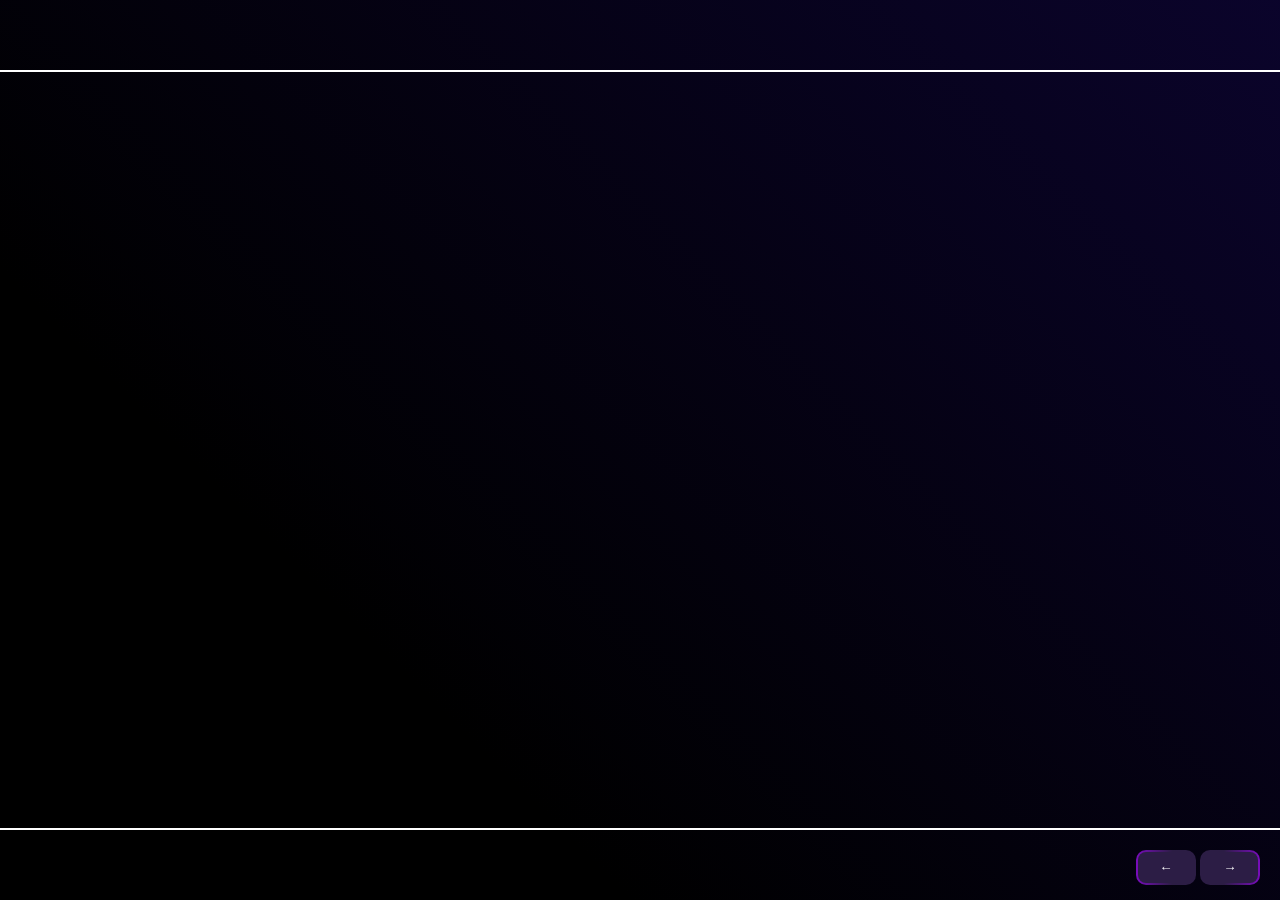
<file: base.html>
<!DOCTYPE html>
<html lang="en">
<head>
    <meta charset="UTF-8">
    <meta name="viewport" content="width=device-width, initial-scale=1.0">
    <link rel="stylesheet" href="base.css">
    <title>Base</title>
</head>
<body>
    <div id="content">
        
    </div>


    <footer class="botaos">
            <button id="esquerda">←</button>
            <button id="direita">→</button>
    </footer>

    <script src="base.js"></script>
</body>
</html>
</file>
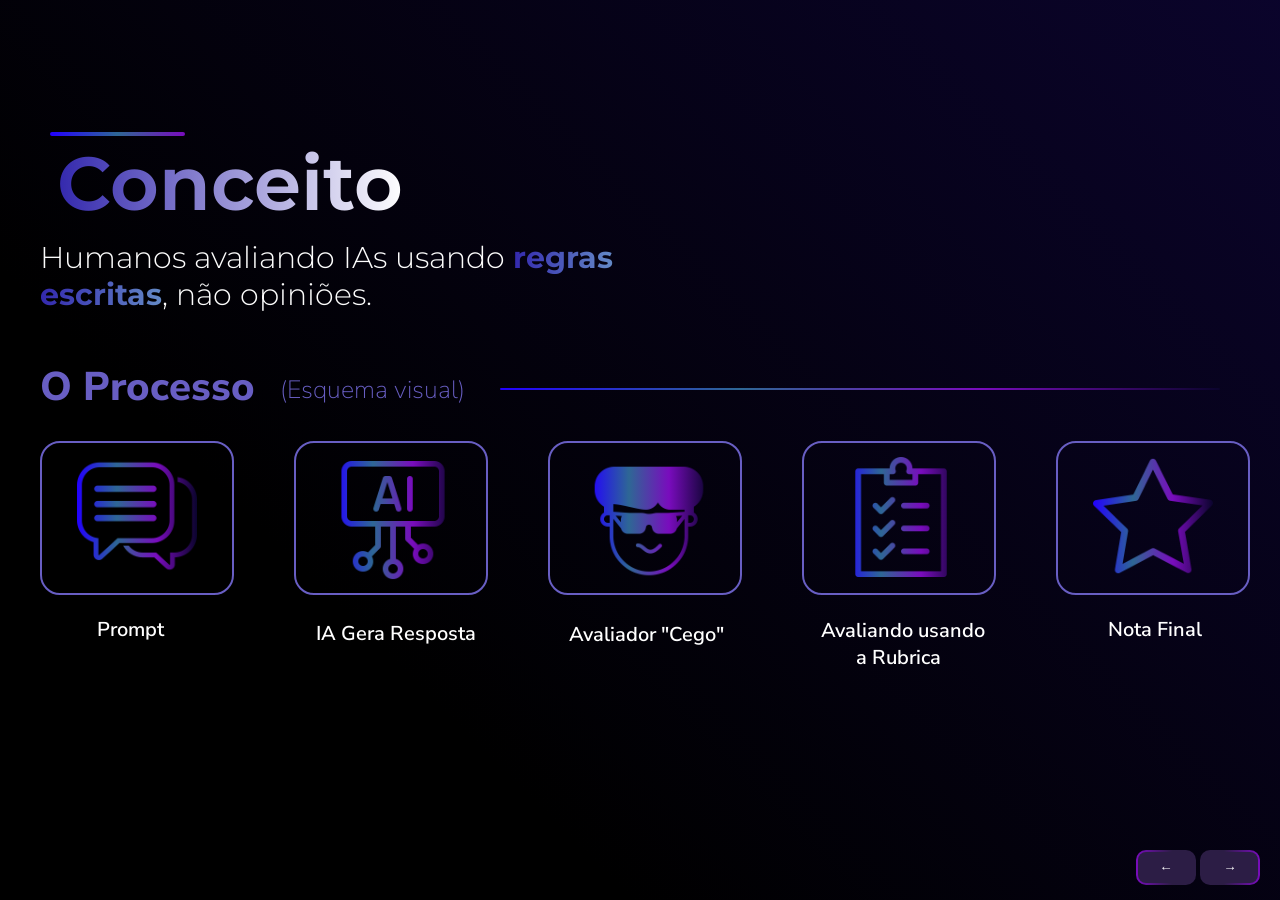
<file: slide2.html>
<!DOCTYPE html>
<html lang="en">
<head>
    <meta charset="UTF-8">
    <meta name="viewport" content="width=device-width, initial-scale=1.0">
    <link rel="stylesheet" href="slide2.css">
    <title>Slide 2</title>
</head>
<body>
    <div id="content">
        <div id="top">

            <div id="linha1"></div>
            <h1 id="conceito">Conceito</h1>
            <p id="textin">Humanos avaliando IAs usando <span class="palavras">regras</span><br><span class="palavras">escritas</span>, não opiniões.</p>

        </div>

        <div id="meio"> 
            <h1>O Processo</h1>
            <p>(Esquema visual)</p>
            <div id="linha2"></div>
        </div>

        <div id="low">

            <div class="item" id="div1">
                <div class="icon" style="--icon: url('img/texto.png')"></div>
                <p id="ex1">Prompt</p>
            </div>

            <div class="item" id="div2">
                <div class="icon" style="--icon: url('img/IA.png')" id="ia"></div>
                <p id="ex2">IA Gera Resposta</p>
            </div>

            <div class="item" id="div3">
                <div class="icon" style="--icon: url('img/user.png')" id="ceguin"></div>
                <p id="ex3">Avaliador "Cego"</p>
            </div>

            <div class="item" id="div4">
                <div class="icon" style="--icon: url('img/prancheta.png')" id="pranxota"></div>
                <p id="ex4">Avaliando usando <br>&nbsp;&nbsp;&nbsp;&nbsp;&nbsp;&nbsp;&nbsp;a Rubrica</p>
            </div>

            <div class="item" id="div5">
                <div class="icon" style="--icon: url('img/estrela.png')"></div>
                <p id="ex5">Nota Final</p>
            </div>

        </div>

    </div>


    <footer class="botaos">
            <button id="esquerda">←</button>
            <button id="direita">→</button>
    </footer>

    <script src="slide2.js"></script>
</body>
</html>
</file>
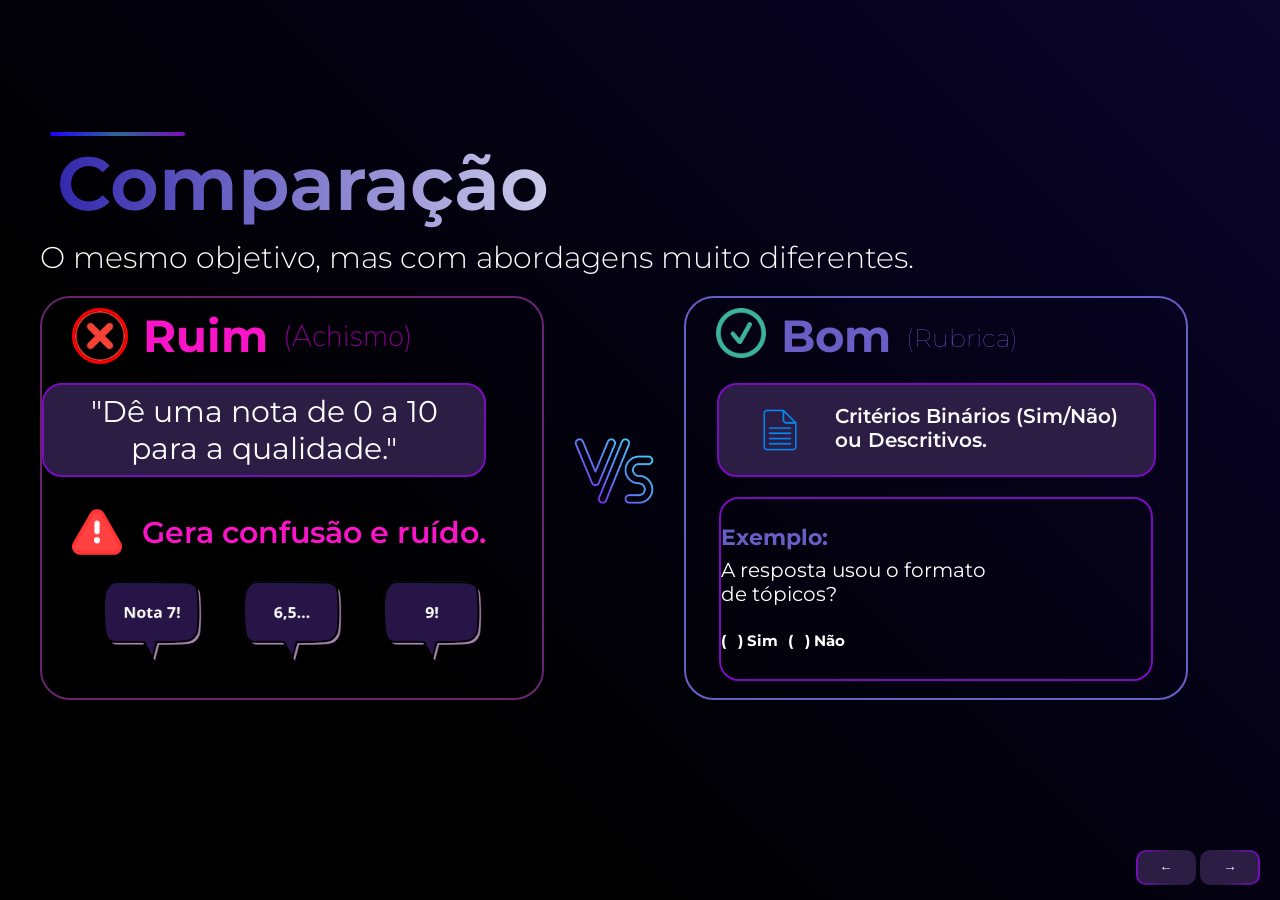
<file: slide3.html>
<!DOCTYPE html>
<html lang="en">
<head>
    <meta charset="UTF-8">
    <meta name="viewport" content="width=device-width, initial-scale=1.0">
    <link rel="stylesheet" href="slide3.css">
    <title>Slide 3</title>
</head>
<body>
    <div id="content">
        <div id="top">

            <div id="linha1"></div>
            <h1 id="comparacao">Comparação</h1>
            <p id="textin">O mesmo objetivo, mas com abordagens muito diferentes.</p>

        </div>

        <div id="meio">
            <div id="left">
                <div id="left-top">
                    <img src="img/X.png" alt="" class="x">
                    <h1>Ruim</h1>
                    <p>(Achismo)</p>
                </div>
                <div id="left-meio">
                    <p>"Dê uma nota de 0 a 10 <br>para a qualidade."</p>
                </div>
                <div id="left-low">
                    <div id="left-low-top">
                        <img src="img/danger.png" alt="">
                        <p>Gera confusão e ruído.</p>
                    </div>
                    
                    <div class="notas">
                        <img src="img/nota-7.png" alt="" class="nota">
                        <img src="img/nota-65.png" alt="" class="nota">
                        <img src="img/nota-9.png" alt="" class="nota">
                    </div>
                </div>
            </div>

            <img src="img/vs.png" alt="" class="vs">

            <div id="right">
                <div class="right-top">
                    <img src="img/V.png" alt="" class="check">
                    <h1>Bom</h1>
                    <p>(Rubrica)</p>
                </div>

                <div class="right-meio">
                    <img src="img/folha.png" alt="" class="folha">    
                    <p>Critérios Binários (Sim/Não) <br>ou Descritivos.</p>
                </div>

                <div class="right-low">
                    <p class="ex">Exemplo:</p>
                    <p class="pergunta">A resposta usou o formato <br>de tópicos?</p>
                    <div class="sn">
                        <p><b>(&nbsp;&nbsp;&nbsp;) Sim</b></p>
                        <p><b>(&nbsp;&nbsp;&nbsp;) Não</b></p>
                    </div>
                    
                </div>
            </div>
        </div>

    </div>


    <footer class="botaos">
            <button id="esquerda">←</button>
            <button id="direita">→</button>
    </footer>

    <script src="slide3.js"></script>
</body>
</html>
</file>
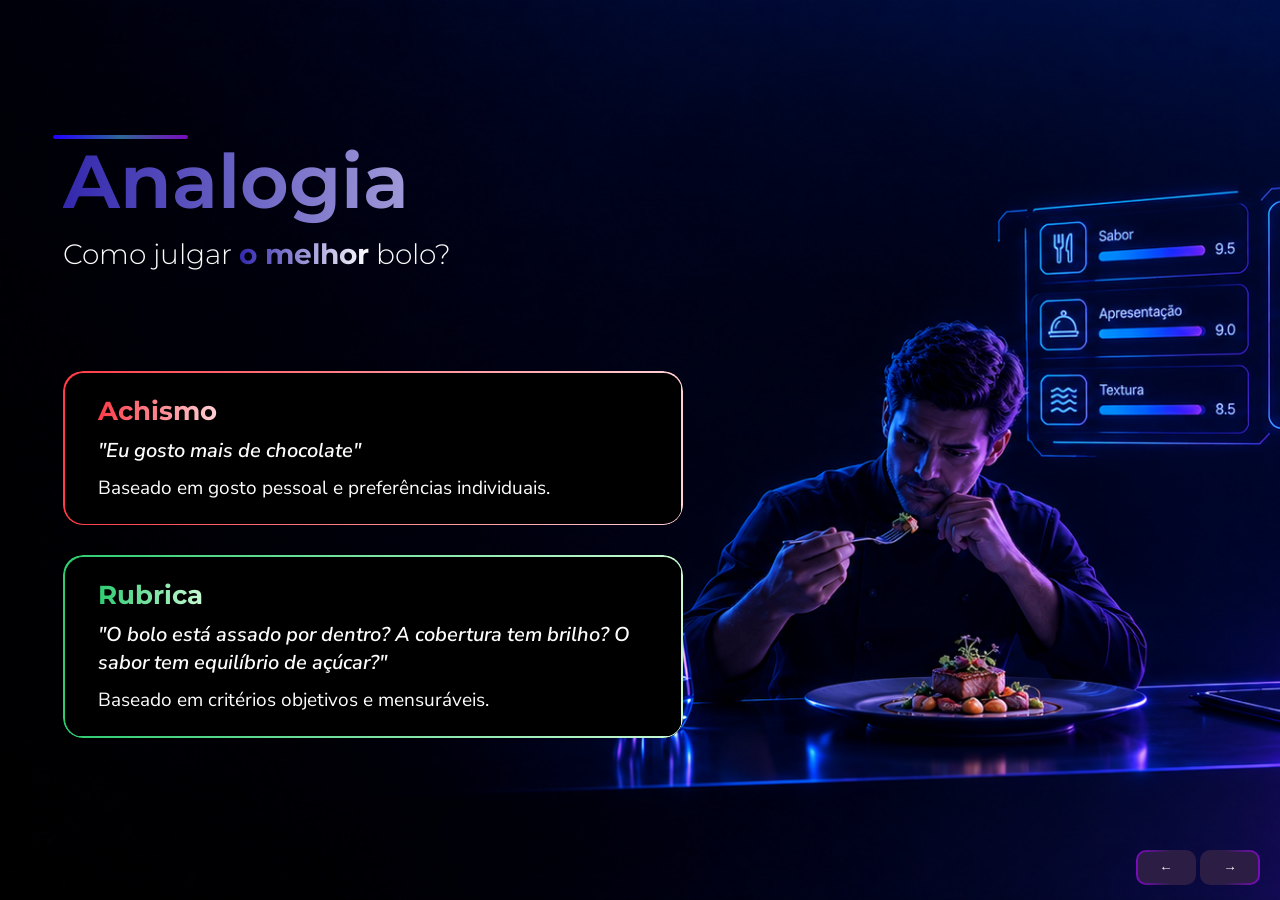
<file: slide4.html>
<!DOCTYPE html>
<html lang="en">
<head>
    <meta charset="UTF-8">
    <meta name="viewport" content="width=device-width, initial-scale=1.0">
    <link rel="stylesheet" href="slide4.css">
    <title>Base</title>
</head>
<body>
    <div id="content">
        <div id="top">
            <div id="linha1"></div>
            <h1 id="Analogia">Analogia</h1>
            <p id="texto">Como julgar <span class="destaque">o melhor</span> bolo?</p>
        </div>
        <div id="base">
            <div class="card" id="card1">
                <h2 id="titulo2">Achismo</h2>
                <p id="texto"><span>"Eu gosto mais de chocolate"</span></p>
                <p id="texto">Baseado em gosto pessoal e preferências individuais.</p>
            </div>
            <div class="card" id="card2">
                <h2 id="titulo2">Rubrica</h2>
                <p id="texto"><span>"O bolo está assado por dentro? A cobertura tem brilho? O sabor tem equilíbrio de açúcar?"</span></p>
                <p id="texto">Baseado em critérios objetivos e mensuráveis.</p>
            </div>
            
        </div>

        
    </div>


    <footer class="botaos">
            <button id="esquerda">←</button>
            <button id="direita">→</button>
    </footer>

    <script src="slide4.js"></script>
</body>
</html>
</file>
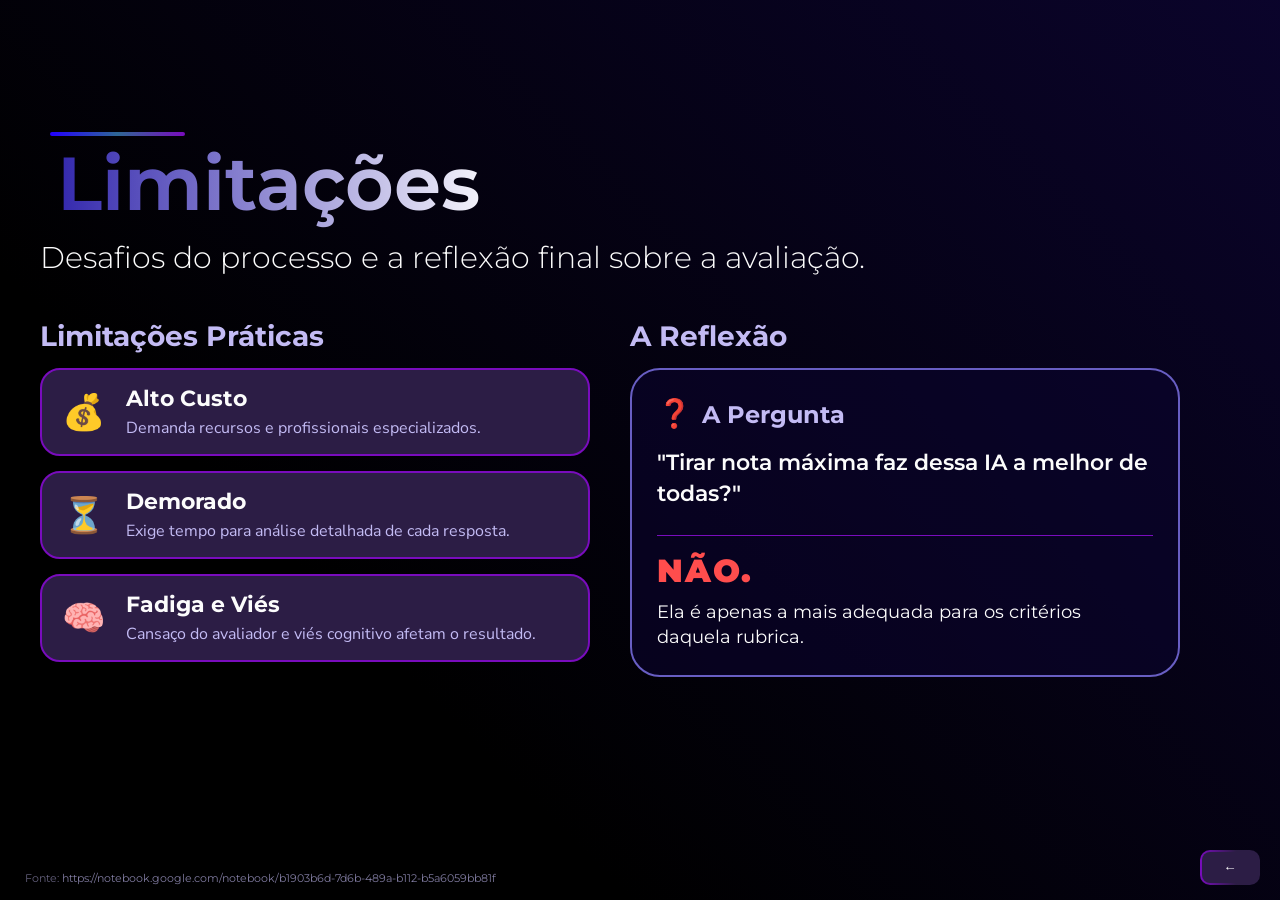
<file: slide6.html>
<!DOCTYPE html>
<html lang="pt-BR">
<head>
    <meta charset="UTF-8">
    <meta name="viewport" content="width=device-width, initial-scale=1.0">
    <link rel="stylesheet" href="slide6.css">
    <title>Slide 6 - Limitações</title>
</head>
<body>
    <div id="content">
        <div id="top">
            <div id="linha1"></div>
            <h1 id="titulo">Limitações</h1>
            <p id="textin">Desafios do processo e a reflexão final sobre a avaliação.</p>
        </div>

        <div id="meio">
            <div id="left">
                <h2 class="subtitulo">Limitações Práticas</h2>
                <div class="cards-limitacoes">
                    <div class="card-item">
                        <div class="card-icon">💰</div>
                        <div class="card-text">
                            <h3>Alto Custo</h3>
                            <p>Demanda recursos e profissionais especializados.</p>
                        </div>
                    </div>

                    <div class="card-item">
                        <div class="card-icon">⏳</div>
                        <div class="card-text">
                            <h3>Demorado</h3>
                            <p>Exige tempo para análise detalhada de cada resposta.</p>
                        </div>
                    </div>

                    <div class="card-item">
                        <div class="card-icon">🧠</div>
                        <div class="card-text">
                            <h3>Fadiga e Viés</h3>
                            <p>Cansaço do avaliador e viés cognitivo afetam o resultado.</p>
                        </div>
                    </div>
                </div>
            </div>

            <div id="right">
                <h2 class="subtitulo">A Reflexão</h2>
                <div class="card-pergunta">
                    <div class="pergunta-header">
                        <span class="icon-q">❓</span>
                        <h3>A Pergunta</h3>
                    </div>
                    <p class="txt-pergunta">"Tirar nota máxima faz dessa IA a melhor de todas?"</p>
                    
                    <div class="resposta-box">
                        <span class="badge-nao">NÃO.</span>
                        <p class="txt-resposta">Ela é apenas a mais adequada para os critérios daquela rubrica.</p>
                    </div>
                </div>
            </div>
        </div>
    </div>

    <div class="fonte-slide">
        Fonte: <a href="https://notebook.google.com/notebook/b1903b6d-7d6b-489a-b112-b5a6059bb81f" target="_blank" rel="noopener noreferrer">https://notebook.google.com/notebook/b1903b6d-7d6b-489a-b112-b5a6059bb81f</a>
    </div>

    <footer class="botaos">
        <button id="esquerda">←</button>
    </footer>

    <script src="slide6.js"></script>
</body>
</html>
</file>
<file: base.css>
@import url('https://fonts.googleapis.com/css2?family=Nunito+Sans:wght@300;400;500;700;900&display=swap');
@import url('https://fonts.googleapis.com/css2?family=Montserrat:ital,wght@0,100..900;1,100..900&display=swap');

:root {
    --background: linear-gradient(45deg, black 30%, rgb(11, 4, 45));
    --azul-escuro: #2c1d45;
    --azul-claro: #c3bbf4;
    --roxo-contraste: #790cbd;
    --preto: #1f1f1f;
    --branco: #fcfcfc;
    --nunito: 'Nunito Sans', sans-serif;
    --poppins: 'Montserrat', sans-serif;
}



html, body{
    height: 100vh;

    margin: 0;
    display: flex;
    align-items: center;
    justify-content: center;
    
    background-image: var(--background);

    font-family: var(--nunito);

}



#content{

    width: 1400px;
    height: 84%;

    border: 2px solid white;

}



.botaos{

    position: fixed;
    justify-content: flex-end;
    align-items: flex-end;

    margin: 0;
    bottom: 15px;
    right: 20px;


}

#esquerda{

    width: 60px;
    height: 35px;

    border: 2px solid transparent;
    border-radius: 10px;

    color: var(--branco);
    background:
        linear-gradient(var(--azul-escuro), var(--azul-escuro)) padding-box,
        linear-gradient(to left, var(--azul-escuro) 40%, var(--roxo-contraste)) border-box;
}

#direita{

    width: 60px;
    height: 35px;

    border: 2px solid transparent;
    border-radius: 10px;

    color: var(--branco);
    background:
        linear-gradient(var(--azul-escuro), var(--azul-escuro)) padding-box,
        linear-gradient(to right, var(--azul-escuro) 40%, var(--roxo-contraste)) border-box;

}
</file>
<file: slide2.css>
@import url('https://fonts.googleapis.com/css2?family=Nunito+Sans:wght@300;400;500;700;900&display=swap');
@import url('https://fonts.googleapis.com/css2?family=Montserrat:ital,wght@0,100..900;1,100..900&display=swap');

:root {
    --background: linear-gradient(45deg, black 30%, rgb(11, 4, 45));
    --azul-escuro: #2c1d45;
    --azul-claro: #c3bbf4;
    --azul: rgb(104, 94, 195);
    --roxo-contraste: #790cbd;
    --preto: #1f1f1f;
    --branco: #fcfcfc;
    --nunito: 'Nunito Sans', sans-serif;
    --poppins: 'Montserrat', sans-serif;
}



html, body{
    height: 100vh;

    margin: 0;
    display: flex;
    align-items: center;
    justify-content: center;
    
    background-image: var(--background);

    font-family: var(--nunito);

}



#content{

    width: 1400px;
    height: 84%;

    color: var(--azul);
}



#top{

    display: flex;
    flex-direction: column;

    margin-left: 100px;

}

#top p{

    color: var(--branco);

    font-size: 30px;
    font-weight: 300;
    font-family: var(--poppins);

    margin-top: -40px;

    opacity: 0;
    animation: fadeIn 0.5s ease-in forwards;
    animation-delay: 1s;

}


#linha1{

    height: 4px;
    background: linear-gradient(to right,#2200ff, rgb(46, 103, 149), #790cbd);
    border-radius: 10px;
    margin-top: 60px !important;
    margin-left: 10px;
    position: fixed;

    animation-name: aumentarLargura;
    animation-delay: 0.7s;
    animation-duration: 0.5s;
    animation-timing-function: ease;
    animation-fill-mode: forwards; 

}

#conceito{
    font-size: 75px;
    font-weight: 650;
    font-family: var(--poppins);

    background-image: linear-gradient(to right, rgb(51, 40, 173), rgb(255, 255, 255));
    -webkit-background-clip: text;
    background-clip: text;
    -webkit-text-fill-color: transparent;
    color: transparent;

    margin-top: 65px;
    margin-left: 17px;

    animation-name: titulo;
    animation-duration: 1s;
    animation-timing-function: ease;
    animation-fill-mode: forwards;

}

.palavras {

    background-image: linear-gradient(to right, rgb(51, 40, 173), rgb(100, 138, 199));
    -webkit-background-clip: text;
    background-clip: text;
    -webkit-text-fill-color: transparent;
    color: transparent;

    font-weight: 700;

}


#meio{

    display: flex;
    gap: 10;

    margin-left: 100px;
    margin-top: -10px;

}

#meio h1{

    font-size: 40px;
    font-weight: 800;

    opacity: 0;
    animation: fadeIn 0.5s ease-in forwards;
    animation-delay: 1.2s;

}

#meio p{
    font-size: 25px;
    font-weight: 200;

    margin-top: 40px !important;
    margin-left: 25px;

    opacity: 0;
    animation: fadeIn 0.5s ease-in forwards;
    animation-delay: 1.4s;

}

#linha2{

    height: 2px;
    background: linear-gradient(to right,#2200ff, rgb(46, 103, 149), #790cbd, rgb(11, 4, 45));
    border-radius: 10px;
    margin-top: 55px;
    margin-left: 460px;

    position: fixed;

    
    animation: aumentarLargura2 1.2s ease forwards;
    animation-delay: 2s;
}


#low{
    display: flex;
    gap: 60px;
    
    margin-left: 100px;
}

#low .icon {
    width: 120px;
    height: 120px;

    background: linear-gradient(to right,#2200ff, rgb(46, 103, 149), #790cbd, rgb(11, 4, 45));

    -webkit-mask-image: var(--icon);
    mask-image: var(--icon);

    -webkit-mask-size: contain;
    mask-size: contain;
    -webkit-mask-repeat: no-repeat;
    mask-repeat: no-repeat;
    -webkit-mask-position: center;
    mask-position: center;
}

.item{
    display: grid;
    align-items: center;
    justify-content: center;

    border: 2px solid;
    border-color: var(--background);
    border-radius: 20px;

    width: 190px;
    height: 150px;

}

.item p{
    color: white;

    margin-top: 40px;
    margin-left: 20px;

    font-size: 20px;
    font-weight: 600;
}

#div1{
    opacity: 0;
    animation: fadeIn 0.5s ease-in forwards;
    animation-delay: 2s;
}
#div2{
    opacity: 0;
    animation: fadeIn 0.5s ease-in forwards;
    animation-delay: 2.2s;
}
#div3{
    opacity: 0;
    animation: fadeIn 0.5s ease-in forwards;
    animation-delay: 2.4s;
}
#div4{
    opacity: 0;
    animation: fadeIn 0.5s ease-in forwards;
    animation-delay: 2.6s;
}
#div5{
    opacity: 0;
    animation: fadeIn 0.5s ease-in forwards;
    animation-delay: 2.8s;
}



.icon{
    margin-top: 13px;
}

#ia{
    margin-left: 27px;
    margin-top: 17px;
}
#ceguin {
    margin-left: 22px;
    margin-top: 18px;
}
#pranxota{
    margin-left: 27px;
    margin-top: 14px;
}


#ex1{
    margin-left: 20px;
}
#ex2{
    margin-left: 10px;
}
#ex3{
    margin-left: 2px;
}
#ex4{
    margin-left: 7px;
}
#ex5{
    margin-left: 15px;
}

.botaos{

    position: fixed;
    justify-content: flex-end;
    align-items: flex-end;

    margin: 0;
    bottom: 15px;
    right: 20px;

}

#esquerda{

    width: 60px;
    height: 35px;

    border: 2px solid transparent;
    border-radius: 10px;

    color: var(--branco);
    background:
        linear-gradient(var(--azul-escuro), var(--azul-escuro)) padding-box,
        linear-gradient(to left, var(--azul-escuro) 40%, var(--roxo-contraste)) border-box;
}

#direita{

    width: 60px;
    height: 35px;

    border: 2px solid transparent;
    border-radius: 10px;

    color: var(--branco);
    background:
        linear-gradient(var(--azul-escuro), var(--azul-escuro)) padding-box,
        linear-gradient(to right, var(--azul-escuro) 40%, var(--roxo-contraste)) border-box;

}

@keyframes titulo {
    from {
        width: 0px;
    }
    to {
        width: 347px;
    }
}

@keyframes aumentarLargura {
    from {
        width: 0px;
    }
    to {
        width: 135px;
    }
}

@keyframes aumentarLargura2 {
    from {
        width: 0px;
    }
    to {
        width: 720px;
    }
}

@keyframes fadeIn{
    from{
        opacity: 0;
    }
    to{
        opacity: 1;
    }
}
</file>
<file: slide3.css>
@import url('https://fonts.googleapis.com/css2?family=Nunito+Sans:wght@300;400;500;700;900&display=swap');
@import url('https://fonts.googleapis.com/css2?family=Montserrat:ital,wght@0,100..900;1,100..900&display=swap');

:root {
    --background: linear-gradient(45deg, black 30%, rgb(11, 4, 45));
    --azul-escuro: #2c1d45;
    --azul-claro: #c3bbf4;
    --azul: rgb(104, 94, 195);
    --roxo-contraste: #790cbd;
    --preto: #1f1f1f;
    --branco: #fcfcfc;
    --nunito: 'Nunito Sans', sans-serif;
    --poppins: 'Montserrat', sans-serif;
}



html, body{
    height: 100vh;

    margin: 0;
    display: flex;
    align-items: center;
    justify-content: center;
    
    background-image: var(--background);

    font-family: var(--nunito);

}



#content{

    width: 1400px;
    height: 84%;

    color: var(--azul);
}



#top{

    display: flex;
    flex-direction: column;

    margin-left: 100px;

}

#top p{

    color: var(--branco);

    font-size: 30px;
    font-weight: 300;
    font-family: var(--poppins);

    margin-top: -40px;

    opacity: 0;
    animation: fadeIn 0.5s ease-in forwards;
    animation-delay: 1s;

}


#linha1{

    height: 4px;
    background: linear-gradient(to right,#2200ff, rgb(46, 103, 149), #790cbd);
    border-radius: 10px;
    margin-top: 60px !important;
    margin-left: 10px;
    position: fixed;

    animation-name: aumentarLargura;
    animation-delay: 0.7s;
    animation-duration: 0.5s;
    animation-timing-function: ease;
    animation-fill-mode: forwards; 

}

#comparacao{
    font-size: 75px;
    font-weight: 650;
    font-family: var(--poppins);

    background-image: linear-gradient(to right, rgb(51, 40, 173), rgb(255, 255, 255));
    -webkit-background-clip: text;
    background-clip: text;
    -webkit-text-fill-color: transparent;
    color: transparent;

    margin-top: 65px;
    margin-left: 17px;

    animation-name: titulo;
    animation-duration: 1.5s;
    animation-timing-function: ease;
    animation-fill-mode: forwards;

}



#meio{

    display: flex;
    gap: 30px;

    margin-left: 100px;
    margin-top: -10px;

}


#left{
    border: 2px solid rgba(208, 70, 218, 0.507);
    border-radius: 30px;

    width: 500px;
    height: 400px;

    color: rgb(250, 20, 200);

    opacity: 0;
    animation: fadeIn 0.5s ease-in forwards;
    animation-delay: 1.5s;

}

#left-top{
    display: flex;
    gap: 15px;

    margin-left: 30px;
    margin-top: 10px;

}

#left-top img{
    width: 50px;
    height: 50px;

    border: 3px solid rgb(255, 0, 0);
    border-radius: 50%;
    
}

#left-top h1{
    font-family: var(--poppins);
    font-size: 45px;
    font-weight: 700;

    margin-top: 0px;
}

#left-top p{
    font-size: 30px;
    font-weight: 100;
    color: purple;
    
    margin-top: 8px;

}


#left-meio {
    display: flex;
    align-items: center;
    justify-content: center;
    justify-self: center;

    border: 2px solid var(--roxo-contraste);
    border-radius: 20px;
    background-color: var(--azul-escuro);
    
    font-family: var(--poppins);
    font-size: 30px;
    text-align: center;
    color: var(--branco);

    width: 440px;
    height: 90px;

    margin-top: -10px;

}


#left-low{
    display: flex;
    flex-direction: column;

    font-size: 30px;
    font-weight: 600;
    font-family: var(--poppins);

    margin-top: 30px;
    margin-left: 30px;
}


#left-low-top{
    display: flex;
    gap: 20px;
}

#left-low-top p{
    margin-top: 7px;
}


.nota{
    width: 100px;
    height: 80px;
    
    margin-left: 30px;
}


.notas{
    display: flex;
    gap: 10px;
}


.vs{
    width: 80px;
    height: 80px;
    margin-top: 135px;

    opacity: 0;
    animation: fadeIn 0.5s ease-in forwards;
    animation-delay: 2.5s;
}


#right{
    border: 2px solid var(--azul);
    border-radius: 30px;

    display: flex;
    flex-direction: column;

    width: 500px;
    height: 400px;

    opacity: 0;
    animation: fadeIn 0.5s ease-in forwards;
    animation-delay: 1.8s;
}

.right-top{
    display: flex;
    gap: 15px;

    margin-top: 10px;
    margin-left: 30px;
}

.right-top h1{
    font-family: var(--poppins);
    font-size: 45px;
    font-weight: 700;

    margin-top: 0px;
}

.right-top p{
    margin-top: 15px;

    font-size: 25px;
    font-weight: 100;
    font-family: var(--poppins);
}

.right-meio {
    align-self: center;
    display: flex;
    gap: 30px;

    border: 2px solid var(--roxo-contraste);
    border-radius: 20px;
    background-color: var(--azul-escuro);

    width: 435px;
    height: 90px;

    margin-top: -10px;

    align-items: center;
    justify-content: center;
}

.right-meio p{
    margin-top: 15px;

    color: var(--branco);
    font-size: 20px;
    font-family: var(--poppins);
    font-weight: 600;
}


.right-low{
    align-self: center;
    border: 2px solid var(--roxo-contraste);
    border-radius: 20px;

    width: 430px;
    height: 180px;

    color: white;
    font-size: 20px;

    margin-top: 20px;
}

.ex {
    color: var(--azul);
    font-weight: 700;
    font-family: var(--poppins);
    font-size: 22px;

    margin-top: 25px;
}

.right-low p{
    font-family: var(--poppins);

    justify-self: center;

}

.pergunta{
    margin-top: -15px;
}

.sn{
    font-size: 15px;
    margin-top: -10px;

    display: flex;
    gap: 10px;
    justify-self: center;
}


.botaos{

    position: fixed;
    justify-content: flex-end;
    align-items: flex-end;

    margin: 0;
    bottom: 15px;
    right: 20px;

}

img{
    width: 50px;
    height: 50px;
}

#esquerda{

    width: 60px;
    height: 35px;

    border: 2px solid transparent;
    border-radius: 10px;

    color: var(--branco);
    background:
        linear-gradient(var(--azul-escuro), var(--azul-escuro)) padding-box,
        linear-gradient(to left, var(--azul-escuro) 40%, var(--roxo-contraste)) border-box;
}

#direita{

    width: 60px;
    height: 35px;

    border: 2px solid transparent;
    border-radius: 10px;

    color: var(--branco);
    background:
        linear-gradient(var(--azul-escuro), var(--azul-escuro)) padding-box,
        linear-gradient(to right, var(--azul-escuro) 40%, var(--roxo-contraste)) border-box;

}

@keyframes titulo {
    from {
        width: 0px;
    }
    to {
        width: 650px;
    }
}

@keyframes aumentarLargura {
    from {
        width: 0px;
    }
    to {
        width: 135px;
    }
}

@keyframes aumentarLargura2 {
    from {
        width: 0px;
    }
    to {
        width: 720px;
    }
}

@keyframes fadeIn{
    from{
        opacity: 0;
    }
    to{
        opacity: 1;
    }
}
</file>
<file: slide4.css>
@import url('https://fonts.googleapis.com/css2?family=Nunito+Sans:wght@300;400;500;700;900&display=swap');
@import url('https://fonts.googleapis.com/css2?family=Montserrat:ital,wght@0,100..900;1,100..900&display=swap');

:root {
    --background: linear-gradient(45deg, black 30%, rgb(11, 4, 45));
    --azul-escuro: #2c1d45;
    --azul-claro: #c3bbf4;
    --roxo-contraste: #790cbd;
    --preto: #1f1f1f;
    --branco: #fcfcfc;
    --nunito: 'Nunito Sans', sans-serif;
    --poppins: 'Montserrat', sans-serif;
}



html, body{
    height: 100vh;

    margin: 0;
    display: flex;
    align-items: center;
    justify-content: center;
    
    background-color: black;
    background-image: url('img/background_slide4.png');
    background-repeat: no-repeat;
    background-size: cover;
    background-position: center;

    font-family: var(--nunito);

}



#content{

    position: relative;
    width: 1400px;
    height: 84%;

    box-sizing: border-box;
    overflow: hidden;

    margin-top: -5px;
    margin-left: 85px;
    
}



.botaos{

    position: fixed;
    justify-content: flex-end;
    align-items: flex-end;

    margin: 0;
    bottom: 15px;
    right: 20px;


}

#esquerda{

    width: 60px;
    height: 35px;

    border: 2px solid transparent;
    border-radius: 10px;

    color: var(--branco);
    background:
        linear-gradient(var(--azul-escuro), var(--azul-escuro)) padding-box,
        linear-gradient(to left, var(--azul-escuro) 40%, var(--roxo-contraste)) border-box;
}

#direita{

    width: 60px;
    height: 35px;

    border: 2px solid transparent;
    border-radius: 10px;

    color: var(--branco);
    background:
        linear-gradient(var(--azul-escuro), var(--azul-escuro)) padding-box,
        linear-gradient(to right, var(--azul-escuro) 40%, var(--roxo-contraste)) border-box;

}


#linha1{

    height: 4px;
    background: linear-gradient(to right,#2200ff, rgb(46, 103, 149), #790cbd);
    border-radius: 10px;
    margin-top: 0px !important;
    margin-left: -10px;
    position: fixed;

    animation-name: aumentarLargura;
    animation-delay: 0.7s;
    animation-duration: 0.5s;
    animation-timing-function: ease;
    animation-fill-mode: forwards; 

}

#top{
    margin-left: 80px;
}

#Analogia{
    font-size: 75px;
    font-weight: 650;
    font-family: var(--poppins);

    background-image: linear-gradient(to right, rgb(51, 40, 173), rgb(255, 255, 255));
    -webkit-background-clip: text;
    background-clip: text;
    -webkit-text-fill-color: transparent;
    color: transparent;

    margin-top: 65px;
    margin-bottom: 0;

    animation-name: titulo;
    animation-duration: 2s;
    animation-timing-function: ease;
    animation-fill-mode: forwards;
}

#top p{

    color: var(--branco);

    font-size: 28px;
    font-weight: 300;
    font-family: var(--poppins);
    margin: 10px 0 0 0;

    opacity: 0;
    animation: fadeIn 0.5s ease-in forwards;
    animation-delay: 1s;

}

.destaque {

    background-image: linear-gradient(to right, rgb(51, 40, 173), rgb(255, 255, 255));
    -webkit-background-clip: text;
    background-clip: text;
    -webkit-text-fill-color: transparent;
    color: transparent;
    font-weight: 700;

}

#base {
    display: flex;
    flex-direction: column;
    align-items: flex-start;
    gap: 30px;
    margin-top: 100px;
    margin-left: 80px;
}

.card{
    position: relative;
    display: flex;
    flex-direction: column;
    justify-content: center;
    gap: 10px;

    background: rgba(255, 255, 255, 0.04);
    border-radius: 20px;
    padding: 24px 35px;

    width: 620px;
    box-sizing: border-box;

    background-color: black;
}

.card::before {
    content: "";
    position: absolute;
    inset: 0;
    border-radius: 20px;
    padding: 1.5px; /* borda bem fina */
    -webkit-mask: 
        linear-gradient(#fff 0 0) content-box, 
        linear-gradient(#fff 0 0);
    -webkit-mask-composite: xor;
    mask: 
        linear-gradient(#fff 0 0) content-box, 
        linear-gradient(#fff 0 0);
    mask-composite: exclude;
    pointer-events: none;
}

#card1::before {
    background: linear-gradient(to right, #ff3b47, #ffd1d5);
}

#card2::before {
    background: linear-gradient(to right, #2ecc71, #c7f9d4);
}

.card:hover {
    transform: translateY(-3px);
}

#card1:hover {
    box-shadow: 0 4px 20px rgba(255, 59, 71, 0.18);
}

#card2:hover {
    box-shadow: 0 4px 20px rgba(46, 204, 113, 0.18);
}

.card h2{
    width: fit-content;
    -webkit-background-clip: text;
    background-clip: text;
    -webkit-text-fill-color: transparent;
    color: transparent;
    font-family: var(--poppins);
    font-size: 26px;
    font-weight: 700;
    margin: 0;
}

#card1 h2{
    background-image: linear-gradient(to right, #ff3b47, #ffd1d5);
}

#card2 h2{
    background-image: linear-gradient(to right, #2ecc71, #c7f9d4);
}

.card p{
    color: var(--branco);
    font-family: var(--nunito);
    font-size: 19px;
    font-weight: 400;
    line-height: 1.4;
    margin: 0;
}

.card p span{
    color: var(--branco);
    font-size: 20px;
    font-weight: 600;
    font-style: italic;
    display: block;
}


#card1{
    opacity: 0;
    animation: fadeIn 0.5s ease-in forwards;
    animation-delay: 1.6s;
}

#card2{
    opacity: 0;
    animation: fadeIn 0.5s ease-in forwards;
    animation-delay: 1.8s;
}

@keyframes fadeIn{
    from{
        opacity: 0;
    }
    to{
        opacity: 1;
    }
}



@keyframes titulo {
    from {
        width: 0px;
    }
    to {
        width: 650px;
    }
}

@keyframes aumentarLargura {
    from {
        width: 0px;
    }
    to {
        width: 135px;
    }
}

@keyframes aumentarLargura2 {
    from {
        width: 0px;
    }
    to {
        width: 720px;
    }
}

@keyframes fadeIn{
    from{
        opacity: 0;
    }
    to{
        opacity: 1;
    }
}
</file>
<file: slide6.css>
@import url('https://fonts.googleapis.com/css2?family=Nunito+Sans:wght@300;400;500;700;900&display=swap');
@import url('https://fonts.googleapis.com/css2?family=Montserrat:ital,wght@0,100..900;1,100..900&display=swap');

:root {
    --background: linear-gradient(45deg, black 30%, rgb(11, 4, 45));
    --azul-escuro: #2c1d45;
    --azul-claro: #c3bbf4;
    --azul: rgb(104, 94, 195);
    --roxo-contraste: #790cbd;
    --preto: #1f1f1f;
    --branco: #fcfcfc;
    --vermelho-alerta: #ff4d4d;
    --nunito: 'Nunito Sans', sans-serif;
    --poppins: 'Montserrat', sans-serif;
}

html, body {
    height: 100vh;
    margin: 0;
    display: flex;
    align-items: center;
    justify-content: center;
    background-image: var(--background);
    font-family: var(--nunito);
}

#content {
    width: 1400px;
    height: 84%;
    color: var(--azul);
}

#top {
    display: flex;
    flex-direction: column;
    margin-left: 100px;
}

#top p {
    color: var(--branco);
    font-size: 30px;
    font-weight: 300;
    font-family: var(--poppins);
    margin-top: -40px;
    opacity: 0;
    animation: fadeIn 0.5s ease-in forwards;
    animation-delay: 1s;
}

#linha1 {
    height: 4px;
    background: linear-gradient(to right, #2200ff, rgb(46, 103, 149), #790cbd);
    border-radius: 10px;
    margin-top: 60px !important;
    margin-left: 10px;
    position: fixed;
    animation-name: aumentarLargura;
    animation-delay: 0.7s;
    animation-duration: 0.5s;
    animation-timing-function: ease;
    animation-fill-mode: forwards;
}

#titulo {
    font-size: 75px;
    font-weight: 650;
    font-family: var(--poppins);
    background-image: linear-gradient(to right, rgb(51, 40, 173), rgb(255, 255, 255));
    -webkit-background-clip: text;
    background-clip: text;
    -webkit-text-fill-color: transparent;
    color: transparent;
    margin-top: 65px;
    margin-left: 17px;
    animation-name: titulo;
    animation-duration: 1.5s;
    animation-timing-function: ease;
    animation-fill-mode: forwards;
}

#meio {
    display: flex;
    gap: 40px;
    margin-left: 100px;
    margin-top: -10px;
}

.subtitulo {
    font-family: var(--poppins);
    font-size: 28px;
    color: var(--azul-claro);
    margin-bottom: 15px;
}

/* Coluna Esquerda - Limitações */
#left {
    width: 550px;
    opacity: 0;
    animation: fadeIn 0.5s ease-in forwards;
    animation-delay: 1.2s;
}

.cards-limitacoes {
    display: flex;
    flex-direction: column;
    gap: 15px;
}

.card-item {
    display: flex;
    align-items: center;
    gap: 20px;
    background-color: var(--azul-escuro);
    border: 2px solid var(--roxo-contraste);
    border-radius: 20px;
    padding: 15px 20px;
}

.card-icon {
    font-size: 35px;
}

.card-text h3 {
    margin: 0;
    font-size: 22px;
    font-family: var(--poppins);
    color: var(--branco);
}

.card-text p {
    margin: 5px 0 0 0;
    font-size: 16px;
    color: var(--azul-claro);
}

/* Coluna Direita - Pergunta & Resposta */
#right {
    width: 550px;
    opacity: 0;
    animation: fadeIn 0.5s ease-in forwards;
    animation-delay: 1.6s;
}

.card-pergunta {
    border: 2px solid var(--azul);
    border-radius: 30px;
    padding: 25px;
    background: rgba(11, 4, 45, 0.6);
    display: flex;
    flex-direction: column;
    gap: 15px;
}

.pergunta-header {
    display: flex;
    align-items: center;
    gap: 10px;
}

.pergunta-header h3 {
    margin: 0;
    font-family: var(--poppins);
    font-size: 24px;
    color: var(--azul-claro);
}

.icon-q {
    font-size: 28px;
}

.txt-pergunta {
    font-family: var(--poppins);
    font-size: 22px;
    font-weight: 600;
    color: var(--branco);
    margin: 0;
    line-height: 1.4;
}

.resposta-box {
    margin-top: 10px;
    border-top: 1px solid var(--roxo-contraste);
    padding-top: 15px;
    display: flex;
    flex-direction: column;
    gap: 10px;
}

.badge-nao {
    font-family: var(--poppins);
    font-size: 32px;
    font-weight: 900;
    color: var(--vermelho-alerta);
    letter-spacing: 2px;
}

.txt-resposta {
    font-family: var(--poppins);
    font-size: 18px;
    color: var(--branco);
    margin: 0;
    line-height: 1.4;
}

/* Botões */
.botaos {
    position: fixed;
    justify-content: flex-end;
    align-items: flex-end;
    margin: 0;
    bottom: 15px;
    right: 20px;
}

#esquerda {
    width: 60px;
    height: 35px;
    border: 2px solid transparent;
    border-radius: 10px;
    color: var(--branco);
    background:
        linear-gradient(var(--azul-escuro), var(--azul-escuro)) padding-box,
        linear-gradient(to left, var(--azul-escuro) 40%, var(--roxo-contraste)) border-box;
    cursor: pointer;
}

#direita {
    width: 60px;
    height: 35px;
    border: 2px solid transparent;
    border-radius: 10px;
    color: var(--branco);
    background:
        linear-gradient(var(--azul-escuro), var(--azul-escuro)) padding-box,
        linear-gradient(to right, var(--azul-escuro) 40%, var(--roxo-contraste)) border-box;
    cursor: pointer;
}

/* Fonte no rodapé */
.fonte-slide {
    position: fixed;
    bottom: 15px;
    left: 25px;
    font-size: 11px;
    font-family: var(--poppins);
    color: rgba(195, 187, 244, 0.5);
    z-index: 10;
    max-width: 60%;
    overflow: hidden;
    text-overflow: ellipsis;
    white-space: nowrap;
}

.fonte-slide a {
    color: rgba(195, 187, 244, 0.65);
    text-decoration: none;
    transition: color 0.2s ease;
}

.fonte-slide a:hover {
    color: var(--branco);
    text-decoration: underline;
}

/* Animações */
@keyframes titulo {
    from {
        width: 0px;
    }
    to {
        width: 450px;
    }
}

@keyframes aumentarLargura {
    from {
        width: 0px;
    }
    to {
        width: 135px;
    }
}

@keyframes fadeIn {
    from {
        opacity: 0;
    }
    to {
        opacity: 1;
    }
}
</file>
